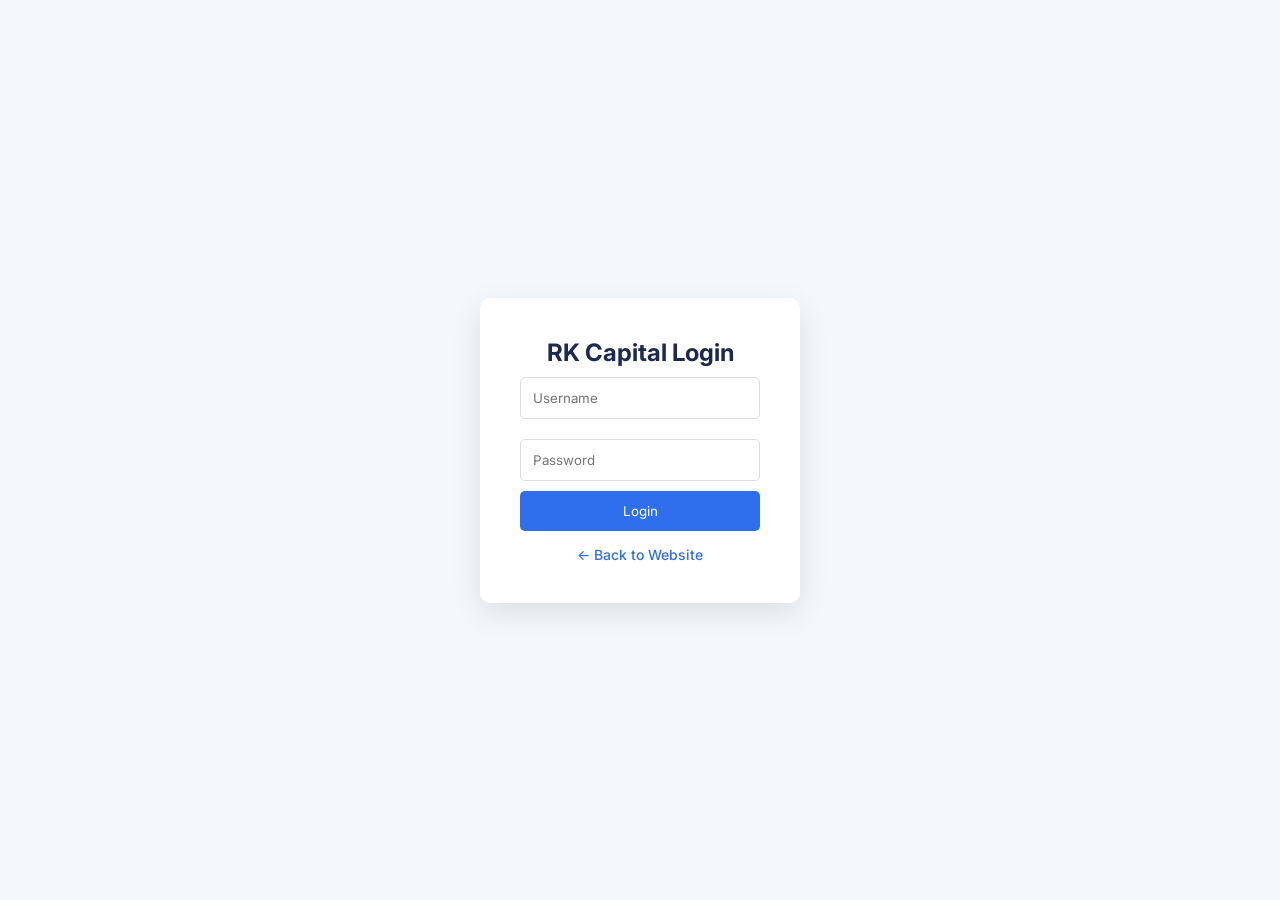
<file: dashboard.html>
<!DOCTYPE html>
<html lang="en">

<head>

<meta charset="UTF-8">
<meta name="viewport" content="width=device-width, initial-scale=1.0">

<title>RK Capital Dashboard</title>

<link rel="stylesheet" href="style.css">

<style>

/* PAGE BACKGROUND */

body{
margin:0;
font-family:'Inter',sans-serif;
background:linear-gradient(135deg,#0b1f3a,#2f6fed);
color:white;
min-height:100vh;
}

/* HEADER */

.dashboard-header{
display:flex;
justify-content:space-between;
align-items:center;
padding:20px 60px;
background:rgba(255,255,255,0.08);
backdrop-filter:blur(10px);
}

.dashboard-title{
font-size:22px;
font-weight:600;
}

.logout-btn{
background:white;
color:#2f6fed;
border:none;
padding:10px 20px;
border-radius:30px;
cursor:pointer;
font-weight:600;
}

/* MAIN CONTAINER */

.dashboard-container{
padding:40px 60px;
}

/* INFO CARDS */

.dashboard-stats{
display:grid;
grid-template-columns:repeat(auto-fit,minmax(200px,1fr));
gap:20px;
margin-bottom:30px;
}

.stat-card{
background:rgba(255,255,255,0.1);
padding:25px;
border-radius:15px;
backdrop-filter:blur(8px);
}

.stat-card h3{
margin:0;
font-size:28px;
}

.stat-card p{
opacity:0.8;
margin-top:5px;
}

/* SHEET CONTAINER */

.sheet-container{
background:white;
border-radius:15px;
padding:10px;
box-shadow:0 15px 40px rgba(0,0,0,0.3);
}

.sheet-container iframe{
width:100%;
height:700px;
border:none;
border-radius:10px;
}

</style>

</head>

<body>

<!-- HEADER -->

<div class="dashboard-header">

<div class="dashboard-title">
RK Capital Financial Services – Admin Panel
</div>
<div id="welcomeMessage" style="font-size:14px; opacity:0.8; margin-top:4px;"></div>
  
<button class="logout-btn" onclick="logout()">
Logout
</button>

</div>


<div class="dashboard-container">

<!-- STATS CARDS -->

<div class="dashboard-stats">

<div class="stat-card">
<h3>Live MIS</h3>
<p>Customer Applications</p>
</div>

<div class="stat-card">
<h3>Document Hub</h3>
<p>Uploaded Documents</p>
</div>

<div class="stat-card">
<h3>Lead Manager</h3>
<p>Update Status</p>
</div>

</div>


<!-- GOOGLE SHEET VIEW -->

<div class="sheet-container">

<iframe
src="https://docs.google.com/spreadsheets/d/1axji5a8szqGLk7X-nVnMpBaEF3n7I_Tv0-P_6yqM04Q/edit?usp=sharing">
</iframe>

</div>

</div>


<script>

/* ROLE CHECK */

let role=localStorage.getItem("role");
 /* WELCOME GREETING */

let adminName = "Kautuk";

let hour = new Date().getHours();
let greeting = "";

if(hour < 12){
greeting = "Good Morning";
}
else if(hour < 18){
greeting = "Good Afternoon";
}
else{
greeting = "Good Evening";
}

document.getElementById("welcomeMessage").innerText =
greeting + ", " + adminName + " 👋"; 

if(!role){
window.location.href="login.html";
}

/* LOGOUT */

function logout(){

localStorage.removeItem("role");
window.location.href="login.html";

}

</script>

</body>

</html>
</file>
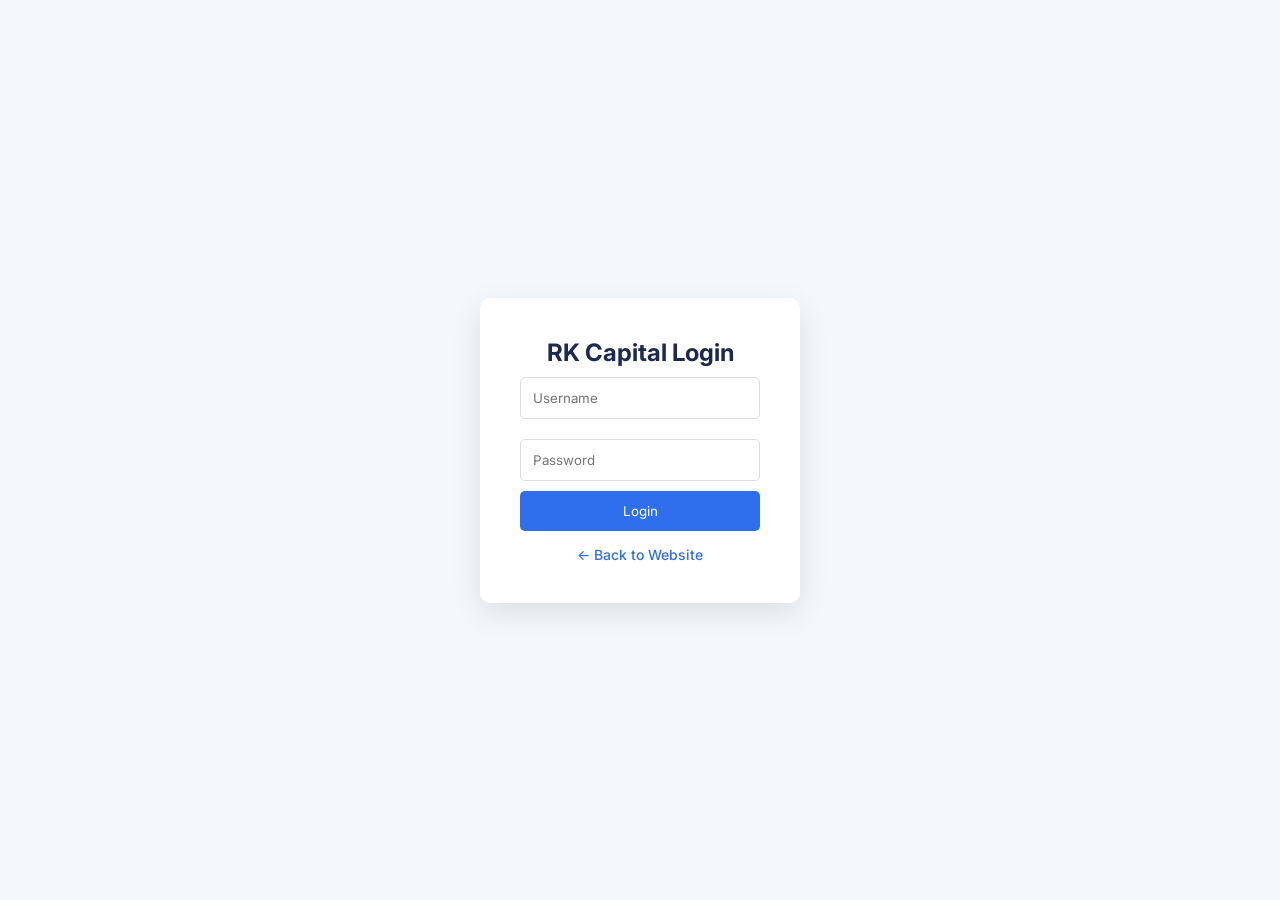
<file: login.html>
<!DOCTYPE html>
<html lang="en">

<head>

<meta charset="UTF-8">
<meta name="viewport" content="width=device-width, initial-scale=1.0">

<title>RK Capital Login</title>

<link rel="stylesheet" href="style.css">

<style>

body{
display:flex;
justify-content:center;
align-items:center;
height:100vh;
background:#f4f7fb;
}

.login-box{
background:white;
padding:40px;
border-radius:10px;
box-shadow:0 10px 30px rgba(0,0,0,0.1);
width:320px;
text-align:center;
}

.login-box input{
width:100%;
padding:12px;
margin:10px 0;
border:1px solid #ddd;
border-radius:5px;
}

.login-box button{
width:100%;
padding:12px;
background:#2f6fed;
color:white;
border:none;
border-radius:5px;
cursor:pointer;
}

.back-btn{
display:block;
margin-top:15px;
text-decoration:none;
color:#2f6fed;
font-weight:500;
font-size:14px;
}  
</style>

</head>

<body>

<div class="login-box">

<h2>RK Capital Login</h2>

<input type="text" id="username" placeholder="Username">

<input type="password" id="password" placeholder="Password">

<button onclick="login()">Login</button>
<a href="index.html" class="back-btn">← Back to Website</a>  

<p id="error"></p>

</div>

<script>

function login(){

let username=document.getElementById("username").value;
let password=document.getElementById("password").value;

/* Admin */

if(username==="admin" && password==="kautuk123"){

localStorage.setItem("role","admin");
localStorage.setItem("name","Kautuk");  
window.location.href="dashboard.html";

}

/* Employee */

else if(username==="pavan" && password==="pavan123"){

localStorage.setItem("role","employee");
localStorage.setItem("name","Pavan");  
window.location.href="dashboard.html";

}
else if(username==="monukumar" && password==="monu123"){

localStorage.setItem("role","employee");
localStorage.setItem("name","Monukumar");  
window.location.href="dashboard.html";

}
  
  
else{

document.getElementById("error").innerText="Invalid login";

}

}

</script>

</body>
</html>
</file>
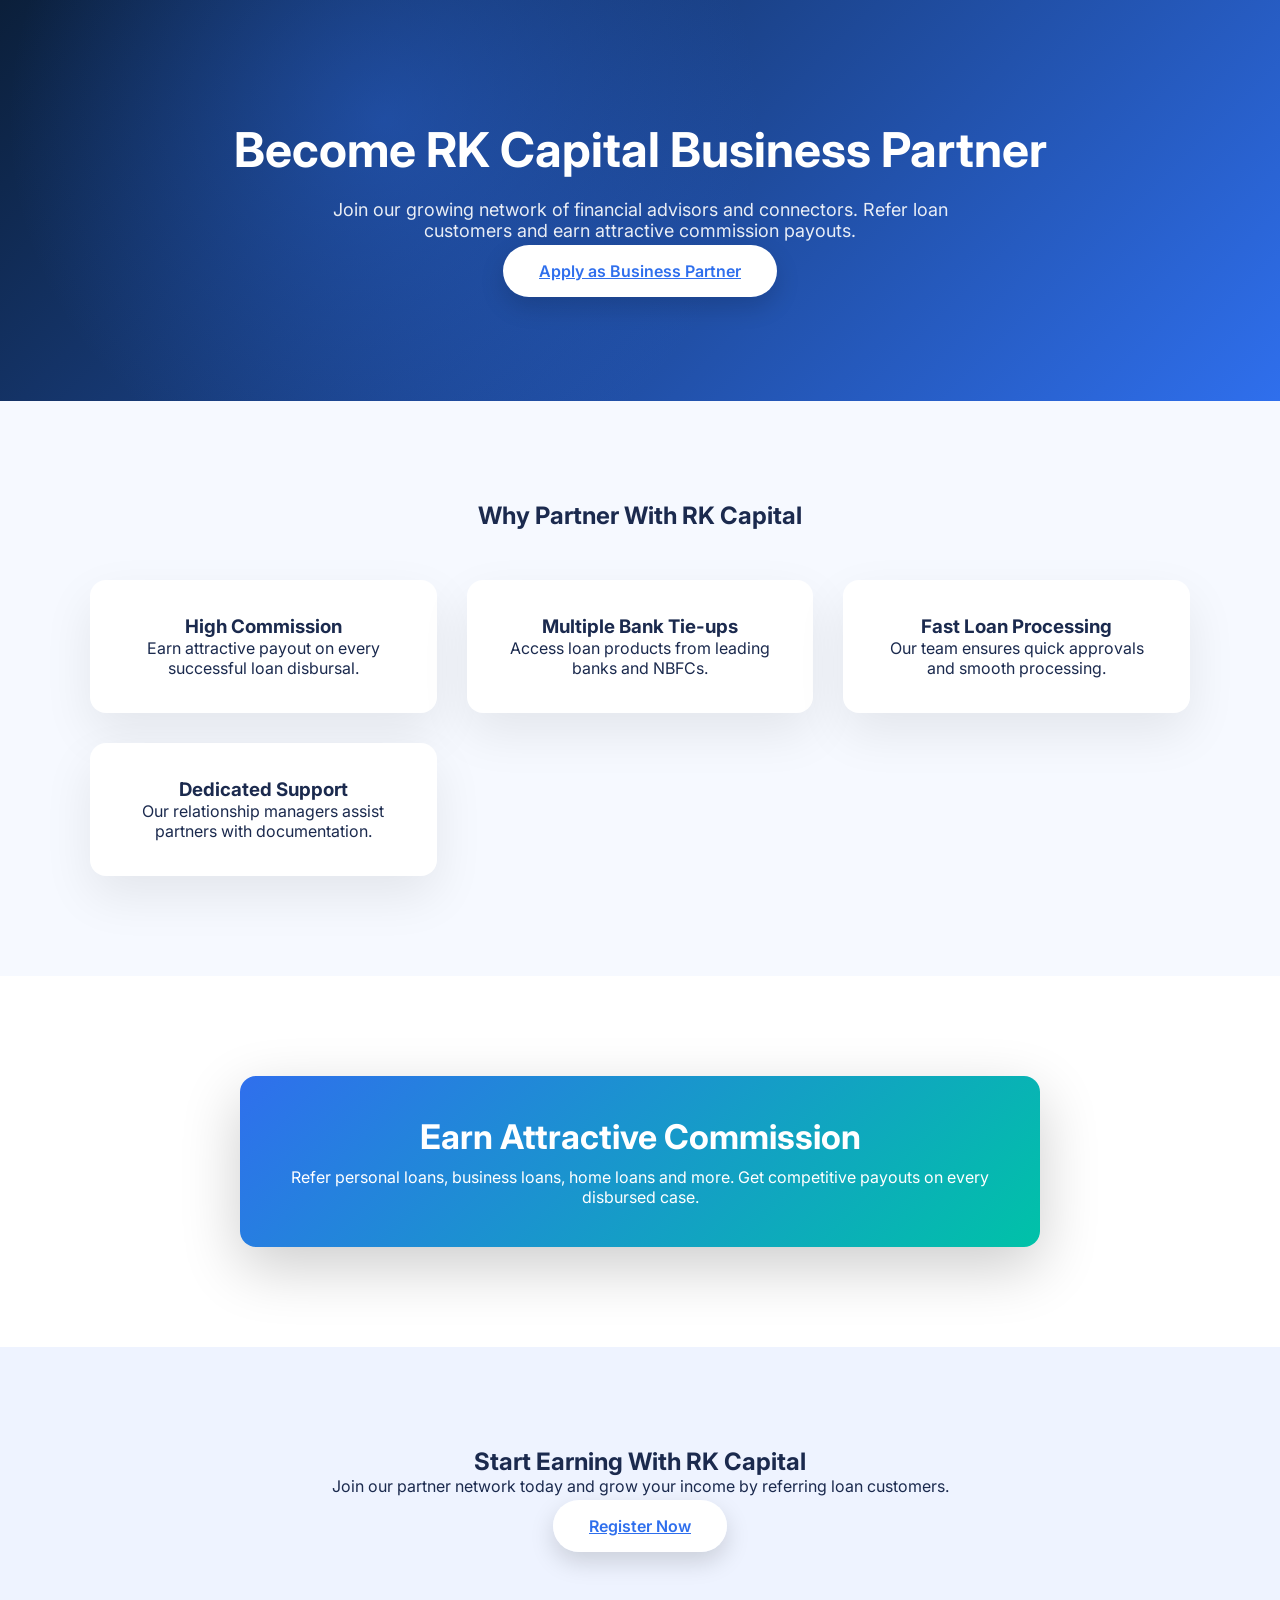
<file: partner.html>
<!DOCTYPE html>
<html lang="en">

<head>

<meta charset="UTF-8">
<meta name="viewport" content="width=device-width, initial-scale=1.0">

<title>Become RK Capital Partner</title>

<link rel="stylesheet" href="style.css">

<style>

/* PARTNER HERO */

.partner-hero{

background:
radial-gradient(circle at 30% 30%,rgba(47,111,237,.4),transparent 40%),
linear-gradient(135deg,#0b1f3a,#2f6fed);

color:white;

padding:120px 20px;

text-align:center;

}

.partner-hero h1{

font-size:48px;

margin-bottom:20px;

}

.partner-hero p{

max-width:700px;
margin:auto;

font-size:18px;

opacity:.9;

}


/* BENEFITS SECTION */

.partner-benefits{

padding:100px 20px;

background:#f6f9ff;

text-align:center;

}

.partner-grid{

display:grid;

grid-template-columns:repeat(auto-fit,minmax(260px,1fr));

gap:30px;

max-width:1100px;

margin:auto;

margin-top:50px;

}

.partner-card{

background:white;

padding:35px;

border-radius:16px;

box-shadow:0 20px 50px rgba(0,0,0,.08);

transition:.3s;

}

.partner-card:hover{

transform:translateY(-10px);

box-shadow:0 25px 60px rgba(0,0,0,.15);

}


/* COMMISSION SECTION */

.partner-commission{

padding:100px 20px;

text-align:center;

background:white;

}

.commission-box{

max-width:800px;

margin:auto;

background:linear-gradient(135deg,#2f6fed,#00c2a8);

color:white;

padding:40px;

border-radius:16px;

box-shadow:0 20px 60px rgba(0,0,0,.2);

}

.commission-box h2{

font-size:34px;

margin-bottom:10px;

}


/* CTA SECTION */

.partner-cta{

padding:100px 20px;

text-align:center;

background:#eef3ff;

}

</style>

</head>

<body>


<!-- HERO -->

<section class="partner-hero">

<h1>Become RK Capital Business Partner</h1>

<p>
Join our growing network of financial advisors and connectors.  
Refer loan customers and earn attractive commission payouts.
</p>

<br>

<a href="https://docs.google.com/spreadsheets/d/1kkd0k6qAFuAmYCaTyxP8UvIowHx0eUkC3IzArikjVcg/edit?usp=sharing" class="primary-btn" target="_blank">
Apply as Business Partner
</a>

</section>


<!-- BENEFITS -->

<section class="partner-benefits">

<h2>Why Partner With RK Capital</h2>

<div class="partner-grid">

<div class="partner-card">
<h3>High Commission</h3>
<p>Earn attractive payout on every successful loan disbursal.</p>
</div>

<div class="partner-card">
<h3>Multiple Bank Tie-ups</h3>
<p>Access loan products from leading banks and NBFCs.</p>
</div>

<div class="partner-card">
<h3>Fast Loan Processing</h3>
<p>Our team ensures quick approvals and smooth processing.</p>
</div>

<div class="partner-card">
<h3>Dedicated Support</h3>
<p>Our relationship managers assist partners with documentation.</p>
</div>

</div>

</section>


<!-- COMMISSION -->

<section class="partner-commission">

<div class="commission-box">

<h2>Earn Attractive Commission</h2>

<p>
Refer personal loans, business loans, home loans and more.  
Get competitive payouts on every disbursed case.
</p>

</div>

</section>


<!-- CTA -->

<section class="partner-cta">

<h2>Start Earning With RK Capital</h2>

<p>
Join our partner network today and grow your income by referring loan customers.
</p>

<br>

<a href="PASTE_FORM_LINK_HERE" class="primary-btn" target="_blank">
Register Now
</a>

</section>

</body>
</html>
</file>
<file: style.css>
@import url('https://fonts.googleapis.com/css2?family=Inter:wght@300;400;500;600;700&display=swap');

*{
margin:0;
padding:0;
box-sizing:border-box;
font-family:'Inter',sans-serif;
}

body{
background:linear-gradient(180deg,#f6f9ff,#eef3ff);
color:#1b2a4e;
}

/* HEADER */

header{
display:flex;
justify-content:space-between;
align-items:center;
padding:18px 80px;
background:white;
box-shadow:0 10px 25px rgba(0,0,0,0.05);
position:sticky;
top:0;
z-index:100;
}

.logo{
font-size:22px;
font-weight:700;
color:#0b1f3a;
letter-spacing:0.5px;
}

nav ul{
display:flex;
gap:40px;
list-style:none;
}

nav a{
text-decoration:none;
font-weight:500;
color:#333;
position:relative;
}

nav a:after{
content:"";
position:absolute;
left:0;
bottom:-6px;
width:0;
height:2px;
background:#2f6fed;
transition:0.3s;
}

nav a:hover:after{
width:100%;
}

/* HERO */

.hero{
height:85vh;
display:flex;
align-items:center;
justify-content:center;
text-align:center;
padding:60px;
background:
radial-gradient(circle at 20% 30%,#2f6fed22,transparent 40%),
linear-gradient(135deg,#0b1f3a,#2f6fed);
color:white;
}

.hero-content{
max-width:750px;
}

.hero h1{
font-size:52px;
font-weight:700;
margin-bottom:20px;
}

.hero p{
font-size:19px;
opacity:0.9;
margin-bottom:35px;
line-height:1.6;
}

.primary-btn{
background:white;
color:#2f6fed;
border:none;
padding:16px 36px;
font-size:16px;
border-radius:40px;
cursor:pointer;
font-weight:600;
box-shadow:0 10px 25px rgba(0,0,0,0.15);
transition:0.3s;
}

.primary-btn:hover{
transform:translateY(-3px);
box-shadow:0 15px 35px rgba(0,0,0,0.2);
}

/* STATS */

.stats{
padding:70px 80px;
}

.stat-box{
display:grid;
grid-template-columns:repeat(auto-fit,minmax(220px,1fr));
gap:25px;
}

.stat{
background:white;
padding:35px;
border-radius:14px;
box-shadow:0 15px 35px rgba(0,0,0,0.06);
text-align:center;
}

.stat h3{
font-size:38px;
color:#2f6fed;
margin-bottom:8px;
}

/* SERVICES */

.services{
padding:100px 80px;
text-align:center;
}

.services h2{
font-size:36px;
margin-bottom:50px;
}

.service-box{
display:grid;
grid-template-columns:repeat(auto-fit,minmax(260px,1fr));
gap:30px;
}

.card{
background:rgba(255,255,255,0.8);
backdrop-filter:blur(10px);
padding:40px;
border-radius:18px;
border:1px solid rgba(255,255,255,0.3);
box-shadow:0 15px 40px rgba(0,0,0,0.08);
transition:0.4s;
}

.card i{
font-size:32px;
color:#2f6fed;
margin-bottom:15px;
}

.card h3{
margin-bottom:10px;
}

.card:hover{
transform:translateY(-12px) scale(1.02);
box-shadow:0 25px 60px rgba(0,0,0,0.15);
}

/* PROCESS */

.process{
padding:100px 80px;
background:#f7f9ff;
text-align:center;
}

.process-box{
display:grid;
grid-template-columns:repeat(auto-fit,minmax(200px,1fr));
gap:30px;
margin-top:50px;
}

.step{
background:white;
padding:35px;
border-radius:16px;
box-shadow:0 12px 30px rgba(0,0,0,0.08);
}

.step h3{
font-size:34px;
color:#2f6fed;
margin-bottom:10px;
}

/* ABOUT */

.about{
padding:100px 80px;
text-align:center;
}

.about h2{
font-size:34px;
margin-bottom:20px;
}

.about p{
max-width:750px;
margin:auto;
margin-bottom:12px;
line-height:1.7;
}

/* CALCULATOR */

.calculator{
padding:100px;
text-align:center;
background:#eef3ff;
}

.calculator input{
display:block;
margin:12px auto;
padding:14px;
width:260px;
border-radius:8px;
border:1px solid #ddd;
font-size:15px;
}

.calculator button{
padding:14px 28px;
background:#2f6fed;
color:white;
border:none;
border-radius:8px;
font-weight:600;
cursor:pointer;
}

/* CONTACT */

.contact{
padding:100px 80px;
text-align:center;
}

/* FOOTER */

footer{
background:#0b1f3a;
color:white;
padding:30px;
text-align:center;
}

/* WHATSAPP */

.whatsapp-float{
position:fixed;
bottom:30px;
right:30px;
background:#25D366;
color:white;
font-size:28px;
padding:18px;
border-radius:50%;
box-shadow:0 10px 30px rgba(0,0,0,0.25);
z-index:1000;
}
/* DASHBOARD GRAPHICS */

.dashboard-visual{
display:flex;
gap:20px;
justify-content:center;
margin-top:40px;
flex-wrap:wrap;
}

.dash-card{
background:rgba(255,255,255,0.15);
backdrop-filter:blur(10px);
padding:20px 30px;
border-radius:12px;
color:white;
animation:float 4s ease-in-out infinite;
}

@keyframes float{
0%{transform:translateY(0)}
50%{transform:translateY(-10px)}
100%{transform:translateY(0)}
}

/* PARTNERS */

.partners{
padding:80px;
text-align:center;
background:white;
}

.partner-logos{
display:flex;
justify-content:center;
gap:50px;
margin-top:30px;
flex-wrap:wrap;
}

.partner-logos img{
height:40px;
opacity:0.8;
transition:0.3s;
}

.partner-logos img:hover{
opacity:1;
transform:scale(1.1);
}

/* TESTIMONIALS */

.testimonials{
padding:100px;
background:#f4f7fb;
text-align:center;
}

.testimonial{
display:none;
max-width:600px;
margin:auto;
font-size:18px;
}

.testimonial.active{
display:block;
}

/* DARK MODE */

.dark-mode{
background:#0b1f3a;
color:white;
}

.dark-mode header{
background:#08162b;
}

.dark-mode .card{
background:#16284d;
color:white;
}

/* MICRO ANIMATIONS */

section{
animation:fadeIn 1s ease;
}

@keyframes fadeIn{
from{
opacity:0;
transform:translateY(20px);
}
to{
opacity:1;
transform:translateY(0);
}
}
/* FINTECH 3D BACKGROUND */

.hero{
position:relative;
overflow:hidden;
}

.fintech-bg{
position:absolute;
width:100%;
height:100%;
top:0;
left:0;
z-index:0;
pointer-events:none;
}

.shape{
position:absolute;
border-radius:50%;
filter:blur(40px);
opacity:0.5;
animation:floatShape 12s infinite ease-in-out;
}

.shape1{
width:300px;
height:300px;
background:#4c7dff;
top:20%;
left:10%;
}

.shape2{
width:250px;
height:250px;
background:#6a5cff;
bottom:20%;
right:15%;
animation-delay:3s;
}

.shape3{
width:200px;
height:200px;
background:#00c2ff;
top:50%;
right:40%;
animation-delay:6s;
}

@keyframes floatShape{

0%{
transform:translateY(0px) translateX(0px);
}

50%{
transform:translateY(-40px) translateX(30px);
}

100%{
transform:translateY(0px) translateX(0px);
}

}

/* Ensure hero content stays above shapes */

.hero-content{
position:relative;
z-index:2;
}
/* LOGO AUTO SCROLL */

.logo-slider{
overflow:hidden;
position:relative;
width:100%;
margin-top:40px;
}

.logo-track{
display:flex;
gap:60px;
width:max-content;
animation:scrollLogos 92s linear infinite;
align-items:center;
}

.logo-track img{
height:50px;
opacity:0.8;
transition:0.3s;
}

.logo-track img:hover{
opacity:1;
transform:scale(1.1);
}

@keyframes scrollLogos{

0%{
transform:translateX(0);
}

100%{
transform:translateX(-100%);
}

}
/* ELIGIBILITY CHECKER */

.eligibility{
padding:100px 20px;
text-align:center;
background:#f7f9ff;
}

.eligibility input{
display:block;
margin:12px auto;
padding:14px;
width:260px;
border-radius:8px;
border:1px solid #ddd;
}

.eligibility button{
padding:14px 28px;
background:#2f6fed;
color:white;
border:none;
border-radius:8px;
cursor:pointer;
}

/* EMI CALCULATOR */

.calculator{
padding:100px 20px;
text-align:center;
background:#eef3ff;
}

.calculator input{
display:block;
margin:12px auto;
padding:14px;
width:260px;
border-radius:8px;
border:1px solid #ddd;
}

.calculator button{
padding:14px 28px;
background:#2f6fed;
color:white;
border:none;
border-radius:8px;
cursor:pointer;
}

/* LOAN APPLICATION MODAL */

.loan-modal{
display:none;
position:fixed;
z-index:2000;
left:0;
top:0;
width:100%;
height:100%;
background:rgba(0,0,0,0.5);
justify-content:center;
align-items:center;
}

.loan-modal-content{
background:white;
padding:40px;
border-radius:15px;
width:90%;
max-width:400px;
box-shadow:0 20px 50px rgba(0,0,0,0.2);
text-align:center;
}

.loan-modal-content h2{
margin-bottom:20px;
color:#0b1f3a;
}

.loan-modal-content input,
.loan-modal-content select{
width:100%;
padding:12px;
margin:8px 0;
border-radius:6px;
border:1px solid #ddd;
}

.loan-modal-content button{
margin-top:10px;
padding:12px;
width:100%;
background:#2f6fed;
border:none;
color:white;
font-weight:600;
border-radius:6px;
cursor:pointer;
}

.close-modal{
position:absolute;
margin-left:340px;
font-size:22px;
cursor:pointer;
}

/* CALCULATOR PREMIUM STYLE */

.calculator,
.eligibility{
padding:100px 20px;
background:linear-gradient(180deg,#f5f8ff,#eef3ff);
display:flex;
justify-content:center;
}

.calculator-card{
background:white;
padding:40px;
border-radius:18px;
box-shadow:0 20px 50px rgba(0,0,0,0.1);
max-width:600px;
width:100%;
text-align:center;
}

.calculator-card h2{
font-size:32px;
margin-bottom:10px;
color:#0b1f3a;
}

.calc-desc{
color:#666;
margin-bottom:25px;
}

.calc-inputs{
display:grid;
grid-template-columns:1fr;
gap:20px;
margin-bottom:25px;
}

.input-group{
text-align:left;
}

.input-group label{
font-size:14px;
font-weight:500;
margin-bottom:6px;
display:block;
}

.input-group input{
width:100%;
padding:14px;
border-radius:8px;
border:1px solid #ddd;
font-size:15px;
}

.calc-btn{
padding:14px 28px;
background:#2f6fed;
color:white;
border:none;
border-radius:8px;
font-weight:600;
cursor:pointer;
transition:0.3s;
}

.calc-btn:hover{
background:#1d54c7;
}

.result-box{
margin-top:20px;
padding:15px;
border-radius:10px;
background:#f5f8ff;
font-weight:600;
font-size:18px;
}

/* ================================ */
/* PREMIUM CALCULATOR UI */
/* ================================ */

.calculator,
.eligibility{

padding:120px 20px;

display:flex;
justify-content:center;

background:
radial-gradient(circle at 20% 30%,rgba(47,111,237,.15),transparent 40%),
linear-gradient(180deg,#f5f8ff,#eef3ff);

}


/* MAIN CARD */

.calculator-card{

background:rgba(255,255,255,.95);

padding:45px;

border-radius:24px;

max-width:600px;
width:100%;

box-shadow:
0 25px 70px rgba(0,0,0,.12),
0 0 30px rgba(47,111,237,.1);

text-align:center;

}


/* TITLE */

.calculator-card h2{

font-size:34px;
margin-bottom:8px;

color:#0b1f3a;

}


/* DESCRIPTION */

.calc-desc{

color:#6a7a99;
margin-bottom:35px;

}


/* INPUT GRID */

.calc-inputs{

display:grid;

grid-template-columns:1fr;

gap:22px;

margin-bottom:30px;

}


/* INPUT GROUP */

.input-group{

text-align:left;

}


.input-group label{

font-weight:500;
font-size:14px;
margin-bottom:6px;

display:block;

}


/* INPUT STYLE */

.input-group input{

width:100%;

padding:14px;

border-radius:10px;

border:1px solid #e3e8f5;

font-size:15px;

transition:.3s;

}


/* INPUT FOCUS */

.input-group input:focus{

outline:none;

border-color:#2f6fed;

box-shadow:0 0 0 3px rgba(47,111,237,.15);

}


/* BUTTON */

.calc-btn{

padding:14px 32px;

border:none;

border-radius:10px;

background:linear-gradient(135deg,#2f6fed,#00c2a8);

color:white;

font-weight:600;

cursor:pointer;

transition:.3s;

}


.calc-btn:hover{

transform:translateY(-4px);

box-shadow:0 15px 35px rgba(0,0,0,.25);

}


/* RESULT BOX */

.result-box{

margin-top:25px;

padding:18px;

border-radius:12px;

background:linear-gradient(135deg,#eef3ff,#f7f9ff);

box-shadow:0 10px 25px rgba(0,0,0,.05);

font-size:18px;

font-weight:600;

color:#2f6fed;

}

/* HAMBURGER BUTTON */

.menu-toggle{
display:none;
font-size:26px;
color:white;
cursor:pointer;
}

/* MOBILE NAVIGATION */

@media (max-width:768px){

/* SHOW HAMBURGER */

.menu-toggle{
display:block;
}

/* HIDE DESKTOP MENU */

nav ul{
display:none;
}

/* HIDE DESKTOP LOGIN BUTTON */

.desktop-login{
display:none;
}

/* MOBILE DROPDOWN MENU */

#navMenu.active ul{
display:block;
position:absolute;
top:70px;
right:20px;
background:#0b1f3a;
width:220px;
border-radius:10px;
box-shadow:0 10px 25px rgba(0,0,0,0.4);
padding:10px 0;
}

/* MENU ITEMS */

#navMenu ul li{
list-style:none;
}

#navMenu ul li a{
display:block;
padding:12px 18px;
color:white;
text-decoration:none;
font-weight:500;
}

/* HOVER EFFECT */

#navMenu ul li a:hover{
background:#2f6fed;
}

}

/* ============================= */
/* MOBILE RESPONSIVE OPTIMIZATION */
/* ============================= */

@media (max-width: 768px){

/* HEADER */

header{
padding:15px 20px;
flex-direction:column;
gap:10px;
text-align:center;
}

/* MOBILE HEADER FIX */

@media (max-width:768px){

/* hide desktop navigation */

nav ul{
display:none;
}

/* hide desktop login button */

.desktop-login{
display:none;
}

/* show hamburger */

.menu-toggle{
display:block;
font-size:26px;
cursor:pointer;
}

/* dropdown menu */

#navMenu.active ul{
display:flex;
flex-direction:column;
position:absolute;
top:70px;
right:10px;
background:#0b1f3a;
width:220px;
border-radius:10px;
box-shadow:0 10px 25px rgba(0,0,0,0.3);
padding:10px 0;
}

/* menu items */

#navMenu ul li{
list-style:none;
text-align:left;
}

#navMenu ul li a{
display:block;
padding:12px 18px;
color:white;
text-decoration:none;
font-weight:500;
}

/* hover */

#navMenu ul li a:hover{
background:#2f6fed;
}

}
  
nav ul{
gap:20px;
flex-wrap:wrap;
justify-content:center;
}

/* HERO */

.hero{
height:auto;
padding:80px 20px;
}

.hero h1{
font-size:32px;
line-height:1.3;
}

.hero p{
font-size:16px;
}

.hero-content{
text-align:center;
}

.primary-btn{
padding:14px 28px;
font-size:15px;
}

/* DASHBOARD CARDS */

.dashboard-visual{
justify-content:center;
gap:12px;
}

.dash-card{
padding:15px 20px;
font-size:14px;
}

/* STATS */

.stats{
padding:50px 20px;
}

.stat-box{
grid-template-columns:1fr 1fr;
gap:15px;
}

.stat{
padding:25px 15px;
}

.stat h3{
font-size:28px;
}

/* PARTNERS */

.partners{
padding:60px 20px;
}

.logo-track{
gap:40px;
}

/* SERVICES */

.services{
padding:70px 20px;
}

.services h2{
font-size:28px;
}

.service-box{
grid-template-columns:1fr;
gap:20px;
}

.card{
padding:30px 20px;
}

/* TESTIMONIALS */

.testimonials{
padding:70px 20px;
}

.testimonial{
font-size:16px;
}

/* ABOUT */

.about{
padding:70px 20px;
}

.about h2{
font-size:26px;
}

/* CONTACT */

.contact{
padding:70px 20px;
}

/* FOOTER */

footer{
padding:20px;
font-size:14px;
}

/* WHATSAPP BUTTON */

.whatsapp-float{
bottom:20px;
right:20px;
font-size:22px;
padding:14px;
}

}


/* ============================= */
/* EXTRA SMALL DEVICES */
/* ============================= */

@media (max-width: 480px){

.hero h1{
font-size:26px;
}

.stat-box{
grid-template-columns:1fr;
}

.logo-track img{
height:35px;
}

.primary-btn{
width:100%;
max-width:260px;
}

}
</file>
